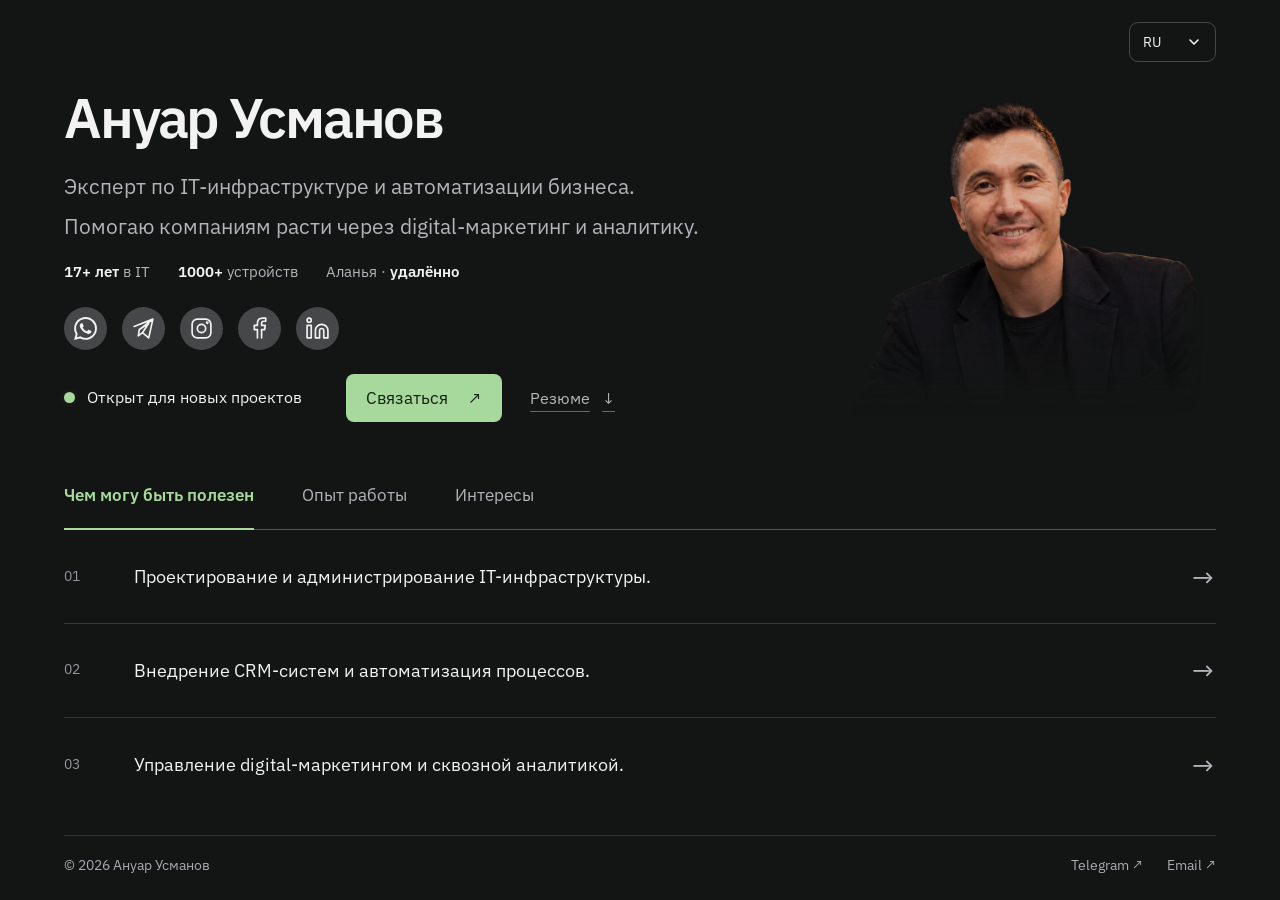
<file: index.html>
<!doctype html><html lang="ru"><head><meta charset="utf-8"><meta name="google-site-verification" content="I8UnrMrZ70_LrFDPlSlUSrZZeyd5nvOUOzO_XbAydHg" /><script>document.documentElement.classList.add("js")</script><noscript><style>.panel[hidden],.detail[hidden]{display:block!important}</style></noscript><meta name="viewport" content="width=device-width,initial-scale=1,viewport-fit=cover"><title>Ануар Усманов — IT-инфраструктура, CRM и digital-маркетинг</title><meta name="description" content="Ануар Усманов — IT-специалист из Казахстана в Аланье (Турция). IT-инфраструктура, внедрение CRM, автоматизация бизнеса и digital-маркетинг. В IT с 2006 года."><meta name="robots" content="index, follow"><meta name="theme-color" content="#131414"><meta name="color-scheme" content="dark"><link rel="canonical" href="https://www.usmanov.biz/"><link rel="alternate" hreflang="ru" href="https://www.usmanov.biz/"><link rel="alternate" hreflang="en" href="https://www.usmanov.biz/en.html"><link rel="alternate" hreflang="tr" href="https://www.usmanov.biz/tr.html"><link rel="alternate" hreflang="x-default" href="https://www.usmanov.biz/"><meta property="og:type" content="profile"><meta property="og:site_name" content="Anuar Usmanov"><meta property="og:title" content="Ануар Усманов — IT-инфраструктура, CRM и digital-маркетинг"><meta property="og:description" content="Ануар Усманов — IT-специалист из Казахстана в Аланье (Турция). IT-инфраструктура, внедрение CRM, автоматизация бизнеса и digital-маркетинг. В IT с 2006 года."><meta property="og:url" content="https://www.usmanov.biz/"><meta property="og:image" content="https://www.usmanov.biz/og-ru.jpg"><meta property="og:image:width" content="1200"><meta property="og:image:height" content="630"><meta property="og:image:type" content="image/jpeg"><meta property="og:image:alt" content="Ануар Усманов — эксперт по IT-инфраструктуре и автоматизации бизнеса"><meta property="og:locale" content="ru_RU"><meta name="twitter:card" content="summary_large_image"><meta name="twitter:image" content="https://www.usmanov.biz/og-ru.jpg"><meta name="twitter:title" content="Ануар Усманов — IT-инфраструктура, CRM и digital-маркетинг"><meta name="twitter:description" content="Ануар Усманов — IT-специалист из Казахстана в Аланье (Турция). IT-инфраструктура, внедрение CRM, автоматизация бизнеса и digital-маркетинг. В IT с 2006 года."><link rel="icon" href="/favicon.ico" sizes="32x32"><link rel="icon" type="image/png" sizes="192x192" href="/icon-192.png"><link rel="apple-touch-icon" href="/apple-touch-icon.png"><link rel="preload" href="/portrait-2026.webp" as="image"><link rel="preload" href="/fonts/plex-sans-600.woff2" as="font" type="font/woff2" crossorigin><link rel="preload" href="/fonts/plex-sans-400.woff2" as="font" type="font/woff2" crossorigin><link rel="stylesheet" href="/style.css"><script src="/app.js" defer></script><script type="application/ld+json">{"@context": "https://schema.org", "@graph": [{"@type": "Person", "@id": "https://www.usmanov.biz/#person", "name": "Ануар Усманов", "alternateName": ["Anuar Usmanov", "Усманов Ануар", "Усманов Ануар Оразгалиевич", "Ануар Оразгалиевич Усманов"], "givenName": "Ануар", "additionalName": "Оразгалиевич", "familyName": "Усманов", "jobTitle": "IT-специалист: инфраструктура, CRM и digital-маркетинг", "description": "IT-специалист из Казахстана, живёт в Аланье (Турция). Администрирует IT-инфраструктуру, внедряет amoCRM, Bitrix24 и Kommo, ведёт digital-маркетинг и сквозную аналитику.", "disambiguatingDescription": "IT-специалист из Казахстана в Аланье (Турция); работал в «Самрук-Казына Девелопмент», Dynamics Technologies и АО «НАТ Казахстан».", "url": "https://www.usmanov.biz/", "image": "https://www.usmanov.biz/portrait-2026.webp", "email": "rest.vip7@gmail.com", "address": {"@type": "PostalAddress", "addressLocality": "Alanya", "addressRegion": "Antalya", "addressCountry": "TR"}, "nationality": {"@type": "Country", "name": "Kazakhstan"}, "knowsLanguage": ["kk", "ru", "tr", "en"], "alumniOf": [{"@type": "CollegeOrUniversity", "name": "Евразийский национальный университет имени Л. Н. Гумилёва", "alternateName": "L. N. Gumilyov Eurasian National University"}, {"@type": "Organization", "name": "ТОО «Самрук-Казына Девелопмент»", "alternateName": "Samruk-Kazyna Development"}, {"@type": "Organization", "name": "ТОО «Dynamics Technologies»", "alternateName": "Dynamics Technologies"}, {"@type": "Organization", "name": "АО «НАТ Казахстан»", "alternateName": "NAT Kazakhstan"}], "sameAs": ["https://wa.me/905541892668", "https://t.me/anuar_usm", "https://www.instagram.com/anuar.usmanov", "https://www.facebook.com/anuar.usmanov.71", "https://www.linkedin.com/in/usmanovbiz"], "knowsAbout": ["IT infrastructure", "CRM", "Business automation", "Digital marketing", "Web analytics", "amoCRM", "Bitrix24", "Kommo"]}, {"@type": "WebSite", "@id": "https://www.usmanov.biz/#website", "url": "https://www.usmanov.biz/", "name": "Anuar Usmanov", "inLanguage": ["ru", "en", "tr"]}, {"@type": "ProfilePage", "@id": "https://www.usmanov.biz/#webpage", "url": "https://www.usmanov.biz/", "name": "Ануар Усманов — IT-инфраструктура, CRM и digital-маркетинг", "description": "Ануар Усманов — IT-специалист из Казахстана в Аланье (Турция). IT-инфраструктура, внедрение CRM, автоматизация бизнеса и digital-маркетинг. В IT с 2006 года.", "inLanguage": "ru", "mainEntity": {"@id": "https://www.usmanov.biz/#person"}, "isPartOf": {"@id": "https://www.usmanov.biz/#website"}}]}</script></head>
<body><a class="skip" href="#content">Перейти к содержимому</a><div class="site"><header class="hero"><details class="language"><summary aria-label="Язык сайта">RU<svg viewBox="0 0 16 16" aria-hidden="true"><path d="m4 6 4 4 4-4"/></svg></summary><nav aria-label="Язык сайта"><a href="/" lang="ru" hreflang="ru" aria-current="page">Русский</a><a href="/en.html" lang="en" hreflang="en">English</a><a href="/tr.html" lang="tr" hreflang="tr">Türkçe</a></nav></details><div class="hero-copy"><h1>Ануар Усманов</h1><div class="intro"><p>Эксперт по IT-инфраструктуре и автоматизации бизнеса.</p><p>Помогаю компаниям расти через digital-маркетинг и аналитику.</p></div><p class="facts"><span><b>17+ лет</b> в IT</span><span><b>1000+</b> устройств</span><span>Аланья · <b>удалённо</b></span></p><nav class="socials" aria-label="Social"><a href="https://wa.me/905541892668" target="_blank" rel="noopener noreferrer" aria-label="WhatsApp" title="WhatsApp"><svg viewBox="0 0 24 24" aria-hidden="true"><path d="M17.472 14.382c-.297-.149-1.758-.867-2.03-.967-.273-.099-.471-.148-.67.15-.197.297-.767.966-.94 1.164-.173.199-.347.223-.644.075-.297-.15-1.255-.463-2.39-1.475-.883-.788-1.48-1.761-1.653-2.059-.173-.297-.018-.458.13-.606.134-.133.298-.347.446-.52.149-.174.198-.298.298-.497.099-.198.05-.371-.025-.52-.075-.149-.669-1.612-.916-2.207-.242-.579-.487-.5-.669-.51-.173-.008-.371-.01-.57-.01-.198 0-.52.074-.792.372-.272.297-1.04 1.016-1.04 2.479 0 1.462 1.065 2.875 1.213 3.074.149.198 2.096 3.2 5.077 4.487.709.306 1.262.489 1.694.625.712.227 1.36.195 1.871.118.571-.085 1.758-.719 2.006-1.413.248-.694.248-1.289.173-1.413-.074-.124-.272-.198-.57-.347m-5.421 7.403h-.004a9.87 9.87 0 01-5.031-1.378l-.361-.214-3.741.982.998-3.648-.235-.374a9.86 9.86 0 01-1.51-5.26c.001-5.45 4.436-9.884 9.888-9.884 2.64 0 5.122 1.03 6.988 2.898a9.825 9.825 0 012.893 6.994c-.003 5.45-4.437 9.884-9.885 9.884m8.413-18.297A11.815 11.815 0 0012.05 0C5.495 0 .16 5.335.157 11.892c0 2.096.547 4.142 1.588 5.945L.057 24l6.305-1.654a11.882 11.882 0 005.683 1.448h.005c6.554 0 11.89-5.335 11.893-11.893a11.821 11.821 0 00-3.48-8.413Z"/></svg></a><a href="https://t.me/anuar_usm" target="_blank" rel="noopener noreferrer" aria-label="Telegram" title="Telegram"><svg viewBox="0 0 24 24" aria-hidden="true"><path d="m21 3-4 18-6-5-4 3 1-6L21 3ZM8 13l9-6-6 9M3 10l18-7"/></svg></a><a href="https://www.instagram.com/anuar.usmanov" target="_blank" rel="noopener noreferrer" aria-label="Instagram" title="Instagram"><svg viewBox="0 0 24 24" aria-hidden="true"><rect x="3" y="3" width="18" height="18" rx="5"/><circle cx="12" cy="12" r="4"/><circle cx="17.5" cy="6.5" r=".6"/></svg></a><a href="https://www.facebook.com/anuar.usmanov.71" target="_blank" rel="noopener noreferrer" aria-label="Facebook" title="Facebook"><svg viewBox="0 0 24 24" aria-hidden="true"><path d="M14 21v-8h3l.5-4H14V7c0-1 .5-2 2-2h2V2h-3c-3 0-5 2-5 5v2H7v4h3v8"/></svg></a><a href="https://www.linkedin.com/in/usmanovbiz" target="_blank" rel="noopener noreferrer" aria-label="LinkedIn" title="LinkedIn"><svg viewBox="0 0 24 24" aria-hidden="true"><path d="M16 8a6 6 0 0 1 6 6v7h-4v-7a2 2 0 0 0-4 0v7h-4v-7a6 6 0 0 1 6-6Z"/><rect x="2" y="9" width="4" height="12"/><circle cx="4" cy="4" r="2"/></svg></a></nav></div><div class="portrait"><img src="/portrait-2026.webp" alt="Ануар Усманов" width="900" height="900" fetchpriority="high" decoding="async"></div><div class="hero-bottom"><p class="availability"><span aria-hidden="true"></span>Открыт для новых проектов</p><div class="actions"><a class="primary" href="https://t.me/anuar_usm" data-dialog="contact">Связаться <span aria-hidden="true">↗</span></a><a class="resume-link" href="/anuar-usmanov-it.pdf" data-dialog="resume">Резюме <span aria-hidden="true">↓</span></a></div></div></header>
<main id="content" tabindex="-1"><nav class="tabs" aria-label="Опыт работы"><a id="tab-services" class="tab" href="#services" aria-current="true">Чем могу быть полезен</a><a id="tab-experience" class="tab" href="#experience">Опыт работы</a><a id="tab-interests" class="tab" href="#interests">Интересы</a></nav><div class="panels"><section id="services" class="panel" aria-labelledby="tab-services"><h2 class="sr-only">Чем могу быть полезен</h2><div class="services"><a class="service-row" href="#experience-0"><span class="number">01</span><span>Проектирование и администрирование IT-инфраструктуры.</span><span class="arrow" aria-hidden="true">→</span></a><a class="service-row" href="#experience-1"><span class="number">02</span><span>Внедрение CRM-систем и автоматизация процессов.</span><span class="arrow" aria-hidden="true">→</span></a><a class="service-row" href="#experience-2"><span class="number">03</span><span>Управление digital-маркетингом и сквозной аналитикой.</span><span class="arrow" aria-hidden="true">→</span></a></div></section><section id="experience" class="panel" hidden aria-labelledby="tab-experience"><h2 class="sr-only">Опыт работы</h2><div class="detail-stack"><article class="detail" id="experience-0" aria-labelledby="heading-experience-0"><span class="detail-index">01 / 03</span><h3 id="heading-experience-0">IT-инфраструктура</h3><p>Настраиваю серверы, сети, Active Directory, VPN, резервное копирование и безопасность. Работал в «Самрук-Казына Девелопмент», Dynamics Technologies и АО «НАТ Казахстан».</p><p class="tags">Windows Server · Linux · MikroTik · Microsoft 365</p></article><article class="detail" id="experience-1" hidden aria-labelledby="heading-experience-1"><span class="detail-index">02 / 03</span><h3 id="heading-experience-1">CRM и автоматизация</h3><p>Внедряю amoCRM, Bitrix24 и Kommo. Интегрирую сервисы, настраиваю мониторинг и поддержку пользователей. Готовлю документацию и инструкции для команд.</p><p class="tags">amoCRM · Bitrix24 · Kommo · Zabbix · Grafana</p></article><article class="detail" id="experience-2" hidden aria-labelledby="heading-experience-2"><span class="detail-index">03 / 03</span><h3 id="heading-experience-2">Маркетинг и аналитика</h3><p>Реклама в Google Ads, Яндекс Директе, VK Ads и Meta Ads. Сквозная аналитика, GA4, Метрика, GTM и Conversion API. SEO, ретаргетинг и A/B-тесты.</p><p class="tags">Google Ads · Яндекс Директ · GA4 · GTM · SEO</p></article></div><div class="pager"><button type="button" data-step="-1" aria-label="Назад">←</button><div class="page-dots"><button type="button" class="page-dot" data-page="0" aria-label="IT-инфраструктура" aria-pressed="true">01</button><button type="button" class="page-dot" data-page="1" aria-label="CRM и автоматизация" aria-pressed="false">02</button><button type="button" class="page-dot" data-page="2" aria-label="Маркетинг и аналитика" aria-pressed="false">03</button></div><button type="button" data-step="1" aria-label="Далее">→</button></div></section><section id="interests" class="panel" hidden aria-labelledby="tab-interests"><h2 class="sr-only">Интересы</h2><div class="detail-stack"><article class="detail" id="interests-0" aria-labelledby="heading-interests-0"><span class="detail-index">01 / 03</span><h3 id="heading-interests-0">Веб-разработка и ИИ</h3><p>Создаю сайты и дашборды с помощью ИИ. Применяю специализированные skills, адаптирую интерфейсы под разные экраны и развёртываю проекты на Vercel.</p><p class="tags">Сайты · Дашборды · AI · Vercel</p></article><article class="detail" id="interests-1" hidden aria-labelledby="heading-interests-1"><span class="detail-index">02 / 03</span><h3 id="heading-interests-1">За пределами экрана</h3><p>Люблю пешие маршруты в горах, настольный теннис и пляжный волейбол. Есть спортивный разряд по настольному теннису.</p><p class="tags">Горы · Теннис · Волейбол</p></article><article class="detail" id="interests-2" hidden aria-labelledby="heading-interests-2"><span class="detail-index">03 / 03</span><h3 id="heading-interests-2">Образование и языки</h3><p>ЕНУ им. Л. Н. Гумилёва, математическое компьютерное моделирование, 2009. Казахский — родной, русский — C2, турецкий — B2, английский — B1.</p><p class="tags">Казахский · Русский · Турецкий · Английский</p></article></div><div class="pager"><button type="button" data-step="-1" aria-label="Назад">←</button><div class="page-dots"><button type="button" class="page-dot" data-page="0" aria-label="Веб-разработка и ИИ" aria-pressed="true">01</button><button type="button" class="page-dot" data-page="1" aria-label="За пределами экрана" aria-pressed="false">02</button><button type="button" class="page-dot" data-page="2" aria-label="Образование и языки" aria-pressed="false">03</button></div><button type="button" data-step="1" aria-label="Далее">→</button></div></section></div></main><footer><span>© 2026 Ануар Усманов</span><div><a href="https://t.me/anuar_usm" target="_blank" rel="noopener noreferrer">Telegram ↗</a><a href="mailto:rest.vip7@gmail.com">Email ↗</a></div></footer></div>
<dialog id="contact" aria-labelledby="contact-title"><button class="close" aria-label="Закрыть">×</button><h2 id="contact-title">Обсудим вашу задачу</h2><p>Напишите о проекте, задачах и сроках — обсудим, чем я могу помочь.</p><a class="dialog-link" href="https://t.me/anuar_usm" target="_blank" rel="noopener noreferrer"><span>Telegram<small>@anuar_usm</small></span>↗</a><a class="dialog-link" href="https://wa.me/905541892668" target="_blank" rel="noopener noreferrer"><span>WhatsApp<small>+90 554 189 26 68</small></span>↗</a><a class="dialog-link" href="mailto:rest.vip7@gmail.com"><span>Email<small>rest.vip7@gmail.com</small></span>↗</a></dialog><dialog id="resume" aria-labelledby="resume-title"><button class="close" aria-label="Закрыть">×</button><h2 id="resume-title">Опыт в деталях</h2><p>Выберите направление. Резюме на русском языке.</p><a class="dialog-link" href="/anuar-usmanov-it.pdf" download><span>Системный администратор<small>Февраль 2025 · PDF</small></span>↓</a><a class="dialog-link" href="/anuar-usmanov-digital.pdf" download><span>Трафик-менеджер<small>Март 2025 · PDF</small></span>↓</a></dialog><script>(function(m,e,t,r,i,k,a){m[i]=m[i]||function(){(m[i].a=m[i].a||[]).push(arguments)};m[i].l=1*new Date();for(var j=0;j<document.scripts.length;j++){if(document.scripts[j].src===r){return}}k=e.createElement(t),a=e.getElementsByTagName(t)[0],k.async=1,k.src=r,a.parentNode.insertBefore(k,a)})(window,document,"script","https://mc.yandex.ru/metrika/tag.js","ym");ym(94920743,"init",{clickmap:true,trackLinks:true,accurateTrackBounce:true})</script><noscript><div><img src="https://mc.yandex.ru/watch/94920743" style="position:absolute;left:-9999px" alt=""></div></noscript></body></html>
</file>
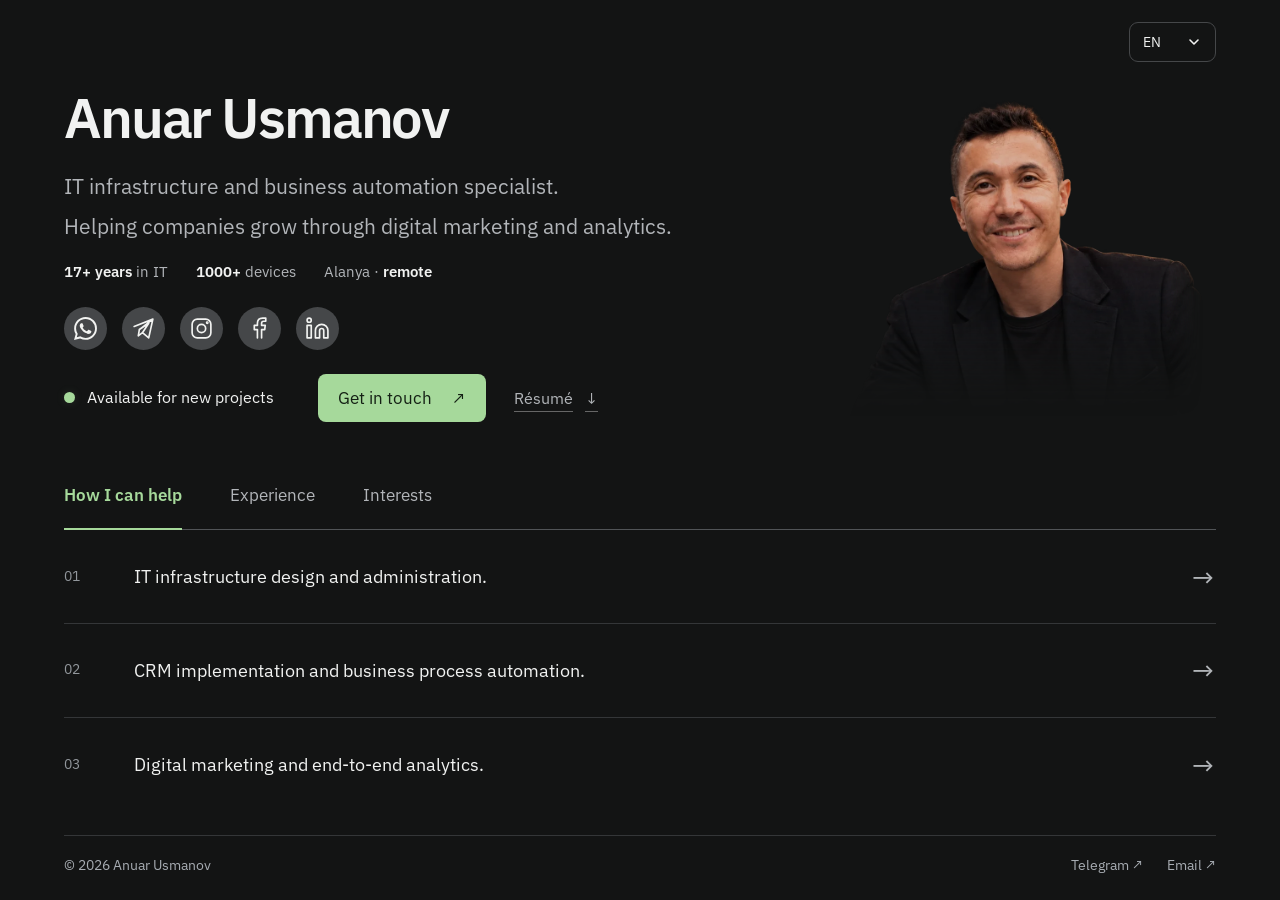
<file: en.html>
<!doctype html><html lang="en"><head><meta charset="utf-8"><script>document.documentElement.classList.add("js")</script><noscript><style>.panel[hidden],.detail[hidden]{display:block!important}</style></noscript><meta name="viewport" content="width=device-width,initial-scale=1,viewport-fit=cover"><title>Anuar Usmanov — IT infrastructure, CRM &amp; digital marketing</title><meta name="description" content="Anuar Usmanov — IT specialist from Kazakhstan in Alanya, Turkey. IT infrastructure, CRM, business automation and digital marketing. In IT since 2006."><meta name="robots" content="index, follow"><meta name="theme-color" content="#131414"><meta name="color-scheme" content="dark"><link rel="canonical" href="https://www.usmanov.biz/en.html"><link rel="alternate" hreflang="ru" href="https://www.usmanov.biz/"><link rel="alternate" hreflang="en" href="https://www.usmanov.biz/en.html"><link rel="alternate" hreflang="tr" href="https://www.usmanov.biz/tr.html"><link rel="alternate" hreflang="x-default" href="https://www.usmanov.biz/"><meta property="og:type" content="profile"><meta property="og:site_name" content="Anuar Usmanov"><meta property="og:title" content="Anuar Usmanov — IT infrastructure, CRM &amp; digital marketing"><meta property="og:description" content="Anuar Usmanov — IT specialist from Kazakhstan in Alanya, Turkey. IT infrastructure, CRM, business automation and digital marketing. In IT since 2006."><meta property="og:url" content="https://www.usmanov.biz/en.html"><meta property="og:image" content="https://www.usmanov.biz/og-en.jpg"><meta property="og:image:width" content="1200"><meta property="og:image:height" content="630"><meta property="og:image:type" content="image/jpeg"><meta property="og:image:alt" content="Anuar Usmanov — IT infrastructure and business automation specialist"><meta property="og:locale" content="en_US"><meta name="twitter:card" content="summary_large_image"><meta name="twitter:image" content="https://www.usmanov.biz/og-en.jpg"><meta name="twitter:title" content="Anuar Usmanov — IT infrastructure, CRM &amp; digital marketing"><meta name="twitter:description" content="Anuar Usmanov — IT specialist from Kazakhstan in Alanya, Turkey. IT infrastructure, CRM, business automation and digital marketing. In IT since 2006."><link rel="icon" href="/favicon.ico" sizes="32x32"><link rel="icon" type="image/png" sizes="192x192" href="/icon-192.png"><link rel="apple-touch-icon" href="/apple-touch-icon.png"><link rel="preload" href="/portrait-2026.webp" as="image"><link rel="preload" href="/fonts/plex-sans-600.woff2" as="font" type="font/woff2" crossorigin><link rel="preload" href="/fonts/plex-sans-400.woff2" as="font" type="font/woff2" crossorigin><link rel="stylesheet" href="/style.css"><script src="/app.js" defer></script><script type="application/ld+json">{"@context": "https://schema.org", "@graph": [{"@type": "Person", "@id": "https://www.usmanov.biz/#person", "name": "Ануар Усманов", "alternateName": ["Anuar Usmanov", "Усманов Ануар", "Усманов Ануар Оразгалиевич", "Ануар Оразгалиевич Усманов"], "givenName": "Ануар", "additionalName": "Оразгалиевич", "familyName": "Усманов", "jobTitle": "IT specialist: infrastructure, CRM and digital marketing", "description": "IT specialist from Kazakhstan based in Alanya, Turkey. Administers IT infrastructure, implements amoCRM, Bitrix24 and Kommo, runs digital marketing and end-to-end analytics.", "disambiguatingDescription": "IT specialist from Kazakhstan based in Alanya, Turkey; formerly at Samruk-Kazyna Development, Dynamics Technologies and NAT Kazakhstan JSC.", "url": "https://www.usmanov.biz/", "image": "https://www.usmanov.biz/portrait-2026.webp", "email": "rest.vip7@gmail.com", "address": {"@type": "PostalAddress", "addressLocality": "Alanya", "addressRegion": "Antalya", "addressCountry": "TR"}, "nationality": {"@type": "Country", "name": "Kazakhstan"}, "knowsLanguage": ["kk", "ru", "tr", "en"], "alumniOf": [{"@type": "CollegeOrUniversity", "name": "Евразийский национальный университет имени Л. Н. Гумилёва", "alternateName": "L. N. Gumilyov Eurasian National University"}, {"@type": "Organization", "name": "ТОО «Самрук-Казына Девелопмент»", "alternateName": "Samruk-Kazyna Development"}, {"@type": "Organization", "name": "ТОО «Dynamics Technologies»", "alternateName": "Dynamics Technologies"}, {"@type": "Organization", "name": "АО «НАТ Казахстан»", "alternateName": "NAT Kazakhstan"}], "sameAs": ["https://wa.me/905541892668", "https://t.me/anuar_usm", "https://www.instagram.com/anuar.usmanov", "https://www.facebook.com/anuar.usmanov.71", "https://www.linkedin.com/in/usmanovbiz"], "knowsAbout": ["IT infrastructure", "CRM", "Business automation", "Digital marketing", "Web analytics", "amoCRM", "Bitrix24", "Kommo"]}, {"@type": "WebSite", "@id": "https://www.usmanov.biz/#website", "url": "https://www.usmanov.biz/", "name": "Anuar Usmanov", "inLanguage": ["ru", "en", "tr"]}, {"@type": "ProfilePage", "@id": "https://www.usmanov.biz/en.html#webpage", "url": "https://www.usmanov.biz/en.html", "name": "Anuar Usmanov — IT infrastructure, CRM & digital marketing", "description": "Anuar Usmanov — IT specialist from Kazakhstan in Alanya, Turkey. IT infrastructure, CRM, business automation and digital marketing. In IT since 2006.", "inLanguage": "en", "mainEntity": {"@id": "https://www.usmanov.biz/#person"}, "isPartOf": {"@id": "https://www.usmanov.biz/#website"}}]}</script></head>
<body><a class="skip" href="#content">Skip to content</a><div class="site"><header class="hero"><details class="language"><summary aria-label="Site language">EN<svg viewBox="0 0 16 16" aria-hidden="true"><path d="m4 6 4 4 4-4"/></svg></summary><nav aria-label="Site language"><a href="/" lang="ru" hreflang="ru">Русский</a><a href="/en.html" lang="en" hreflang="en" aria-current="page">English</a><a href="/tr.html" lang="tr" hreflang="tr">Türkçe</a></nav></details><div class="hero-copy"><h1>Anuar Usmanov</h1><div class="intro"><p>IT infrastructure and business automation specialist.</p><p>Helping companies grow through digital marketing and analytics.</p></div><p class="facts"><span><b>17+ years</b> in IT</span><span><b>1000+</b> devices</span><span>Alanya · <b>remote</b></span></p><nav class="socials" aria-label="Social"><a href="https://wa.me/905541892668" target="_blank" rel="noopener noreferrer" aria-label="WhatsApp" title="WhatsApp"><svg viewBox="0 0 24 24" aria-hidden="true"><path d="M17.472 14.382c-.297-.149-1.758-.867-2.03-.967-.273-.099-.471-.148-.67.15-.197.297-.767.966-.94 1.164-.173.199-.347.223-.644.075-.297-.15-1.255-.463-2.39-1.475-.883-.788-1.48-1.761-1.653-2.059-.173-.297-.018-.458.13-.606.134-.133.298-.347.446-.52.149-.174.198-.298.298-.497.099-.198.05-.371-.025-.52-.075-.149-.669-1.612-.916-2.207-.242-.579-.487-.5-.669-.51-.173-.008-.371-.01-.57-.01-.198 0-.52.074-.792.372-.272.297-1.04 1.016-1.04 2.479 0 1.462 1.065 2.875 1.213 3.074.149.198 2.096 3.2 5.077 4.487.709.306 1.262.489 1.694.625.712.227 1.36.195 1.871.118.571-.085 1.758-.719 2.006-1.413.248-.694.248-1.289.173-1.413-.074-.124-.272-.198-.57-.347m-5.421 7.403h-.004a9.87 9.87 0 01-5.031-1.378l-.361-.214-3.741.982.998-3.648-.235-.374a9.86 9.86 0 01-1.51-5.26c.001-5.45 4.436-9.884 9.888-9.884 2.64 0 5.122 1.03 6.988 2.898a9.825 9.825 0 012.893 6.994c-.003 5.45-4.437 9.884-9.885 9.884m8.413-18.297A11.815 11.815 0 0012.05 0C5.495 0 .16 5.335.157 11.892c0 2.096.547 4.142 1.588 5.945L.057 24l6.305-1.654a11.882 11.882 0 005.683 1.448h.005c6.554 0 11.89-5.335 11.893-11.893a11.821 11.821 0 00-3.48-8.413Z"/></svg></a><a href="https://t.me/anuar_usm" target="_blank" rel="noopener noreferrer" aria-label="Telegram" title="Telegram"><svg viewBox="0 0 24 24" aria-hidden="true"><path d="m21 3-4 18-6-5-4 3 1-6L21 3ZM8 13l9-6-6 9M3 10l18-7"/></svg></a><a href="https://www.instagram.com/anuar.usmanov" target="_blank" rel="noopener noreferrer" aria-label="Instagram" title="Instagram"><svg viewBox="0 0 24 24" aria-hidden="true"><rect x="3" y="3" width="18" height="18" rx="5"/><circle cx="12" cy="12" r="4"/><circle cx="17.5" cy="6.5" r=".6"/></svg></a><a href="https://www.facebook.com/anuar.usmanov.71" target="_blank" rel="noopener noreferrer" aria-label="Facebook" title="Facebook"><svg viewBox="0 0 24 24" aria-hidden="true"><path d="M14 21v-8h3l.5-4H14V7c0-1 .5-2 2-2h2V2h-3c-3 0-5 2-5 5v2H7v4h3v8"/></svg></a><a href="https://www.linkedin.com/in/usmanovbiz" target="_blank" rel="noopener noreferrer" aria-label="LinkedIn" title="LinkedIn"><svg viewBox="0 0 24 24" aria-hidden="true"><path d="M16 8a6 6 0 0 1 6 6v7h-4v-7a2 2 0 0 0-4 0v7h-4v-7a6 6 0 0 1 6-6Z"/><rect x="2" y="9" width="4" height="12"/><circle cx="4" cy="4" r="2"/></svg></a></nav></div><div class="portrait"><img src="/portrait-2026.webp" alt="Anuar Usmanov" width="900" height="900" fetchpriority="high" decoding="async"></div><div class="hero-bottom"><p class="availability"><span aria-hidden="true"></span>Available for new projects</p><div class="actions"><a class="primary" href="https://t.me/anuar_usm" data-dialog="contact">Get in touch <span aria-hidden="true">↗</span></a><a class="resume-link" href="/anuar-usmanov-it.pdf" data-dialog="resume">Résumé <span aria-hidden="true">↓</span></a></div></div></header>
<main id="content" tabindex="-1"><nav class="tabs" aria-label="Experience"><a id="tab-services" class="tab" href="#services" aria-current="true">How I can help</a><a id="tab-experience" class="tab" href="#experience">Experience</a><a id="tab-interests" class="tab" href="#interests">Interests</a></nav><div class="panels"><section id="services" class="panel" aria-labelledby="tab-services"><h2 class="sr-only">How I can help</h2><div class="services"><a class="service-row" href="#experience-0"><span class="number">01</span><span>IT infrastructure design and administration.</span><span class="arrow" aria-hidden="true">→</span></a><a class="service-row" href="#experience-1"><span class="number">02</span><span>CRM implementation and business process automation.</span><span class="arrow" aria-hidden="true">→</span></a><a class="service-row" href="#experience-2"><span class="number">03</span><span>Digital marketing and end-to-end analytics.</span><span class="arrow" aria-hidden="true">→</span></a></div></section><section id="experience" class="panel" hidden aria-labelledby="tab-experience"><h2 class="sr-only">Experience</h2><div class="detail-stack"><article class="detail" id="experience-0" aria-labelledby="heading-experience-0"><span class="detail-index">01 / 03</span><h3 id="heading-experience-0">IT infrastructure</h3><p>I configure Windows Server, Active Directory, DNS, DHCP, VPN, backups and security policies. Worked at Samruk-Kazyna Development, Dynamics Technologies and NAT Kazakhstan JSC.</p><p class="tags">Windows Server · Linux · MikroTik · Microsoft 365</p></article><article class="detail" id="experience-1" hidden aria-labelledby="heading-experience-1"><span class="detail-index">02 / 03</span><h3 id="heading-experience-1">CRM &amp; automation</h3><p>I implement and maintain amoCRM, Bitrix24 and Kommo. I connect internal systems with external services, set up monitoring and user support, and create documentation and team instructions.</p><p class="tags">amoCRM · Bitrix24 · Kommo · Zabbix · Grafana</p></article><article class="detail" id="experience-2" hidden aria-labelledby="heading-experience-2"><span class="detail-index">03 / 03</span><h3 id="heading-experience-2">Marketing &amp; analytics</h3><p>I launch Google Ads, Yandex Direct, VK Ads and Meta Ads campaigns. I configure GA4, Yandex Metrica, GTM and Conversion API, and work on SEO, landing pages, retargeting and A/B tests.</p><p class="tags">Google Ads · Yandex Direct · GA4 · GTM · SEO</p></article></div><div class="pager"><button type="button" data-step="-1" aria-label="Previous">←</button><div class="page-dots"><button type="button" class="page-dot" data-page="0" aria-label="IT infrastructure" aria-pressed="true">01</button><button type="button" class="page-dot" data-page="1" aria-label="CRM &amp; automation" aria-pressed="false">02</button><button type="button" class="page-dot" data-page="2" aria-label="Marketing &amp; analytics" aria-pressed="false">03</button></div><button type="button" data-step="1" aria-label="Next">→</button></div></section><section id="interests" class="panel" hidden aria-labelledby="tab-interests"><h2 class="sr-only">Interests</h2><div class="detail-stack"><article class="detail" id="interests-0" aria-labelledby="heading-interests-0"><span class="detail-index">01 / 03</span><h3 id="heading-interests-0">Web development &amp; AI</h3><p>I build websites and dashboards with AI, using specialized skills, adapting interfaces to different screens and deploying projects on Vercel.</p><p class="tags">Websites · Dashboards · AI · Vercel</p></article><article class="detail" id="interests-1" hidden aria-labelledby="heading-interests-1"><span class="detail-index">02 / 03</span><h3 id="heading-interests-1">Beyond the screen</h3><p>I enjoy mountain hiking, table tennis and beach volleyball. I hold a competitive rank in table tennis.</p><p class="tags">Mountains · Table tennis · Volleyball</p></article><article class="detail" id="interests-2" hidden aria-labelledby="heading-interests-2"><span class="detail-index">03 / 03</span><h3 id="heading-interests-2">Education &amp; languages</h3><p>L. N. Gumilyov Eurasian National University, mathematical computer modelling, 2009. Kazakh — native, Russian — C2, Turkish — B2, English — B1.</p><p class="tags">Kazakh · Russian · Turkish · English</p></article></div><div class="pager"><button type="button" data-step="-1" aria-label="Previous">←</button><div class="page-dots"><button type="button" class="page-dot" data-page="0" aria-label="Web development &amp; AI" aria-pressed="true">01</button><button type="button" class="page-dot" data-page="1" aria-label="Beyond the screen" aria-pressed="false">02</button><button type="button" class="page-dot" data-page="2" aria-label="Education &amp; languages" aria-pressed="false">03</button></div><button type="button" data-step="1" aria-label="Next">→</button></div></section></div></main><footer><span>© 2026 Anuar Usmanov</span><div><a href="https://t.me/anuar_usm" target="_blank" rel="noopener noreferrer">Telegram ↗</a><a href="mailto:rest.vip7@gmail.com">Email ↗</a></div></footer></div>
<dialog id="contact" aria-labelledby="contact-title"><button class="close" aria-label="Close">×</button><h2 id="contact-title">Let’s discuss your project</h2><p>Tell me about your project, goals and timeline — we can explore how I can help.</p><a class="dialog-link" href="https://t.me/anuar_usm" target="_blank" rel="noopener noreferrer"><span>Telegram<small>@anuar_usm</small></span>↗</a><a class="dialog-link" href="https://wa.me/905541892668" target="_blank" rel="noopener noreferrer"><span>WhatsApp<small>+90 554 189 26 68</small></span>↗</a><a class="dialog-link" href="mailto:rest.vip7@gmail.com"><span>Email<small>rest.vip7@gmail.com</small></span>↗</a></dialog><dialog id="resume" aria-labelledby="resume-title"><button class="close" aria-label="Close">×</button><h2 id="resume-title">Experience in detail</h2><p>Choose a field. Both résumés are in Russian.</p><a class="dialog-link" href="/anuar-usmanov-it.pdf" download><span>System administrator<small>February 2025 · PDF</small></span>↓</a><a class="dialog-link" href="/anuar-usmanov-digital.pdf" download><span>Traffic manager<small>March 2025 · PDF</small></span>↓</a></dialog><script>(function(m,e,t,r,i,k,a){m[i]=m[i]||function(){(m[i].a=m[i].a||[]).push(arguments)};m[i].l=1*new Date();for(var j=0;j<document.scripts.length;j++){if(document.scripts[j].src===r){return}}k=e.createElement(t),a=e.getElementsByTagName(t)[0],k.async=1,k.src=r,a.parentNode.insertBefore(k,a)})(window,document,"script","https://mc.yandex.ru/metrika/tag.js","ym");ym(94920743,"init",{clickmap:true,trackLinks:true,accurateTrackBounce:true})</script><noscript><div><img src="https://mc.yandex.ru/watch/94920743" style="position:absolute;left:-9999px" alt=""></div></noscript></body></html>
</file>
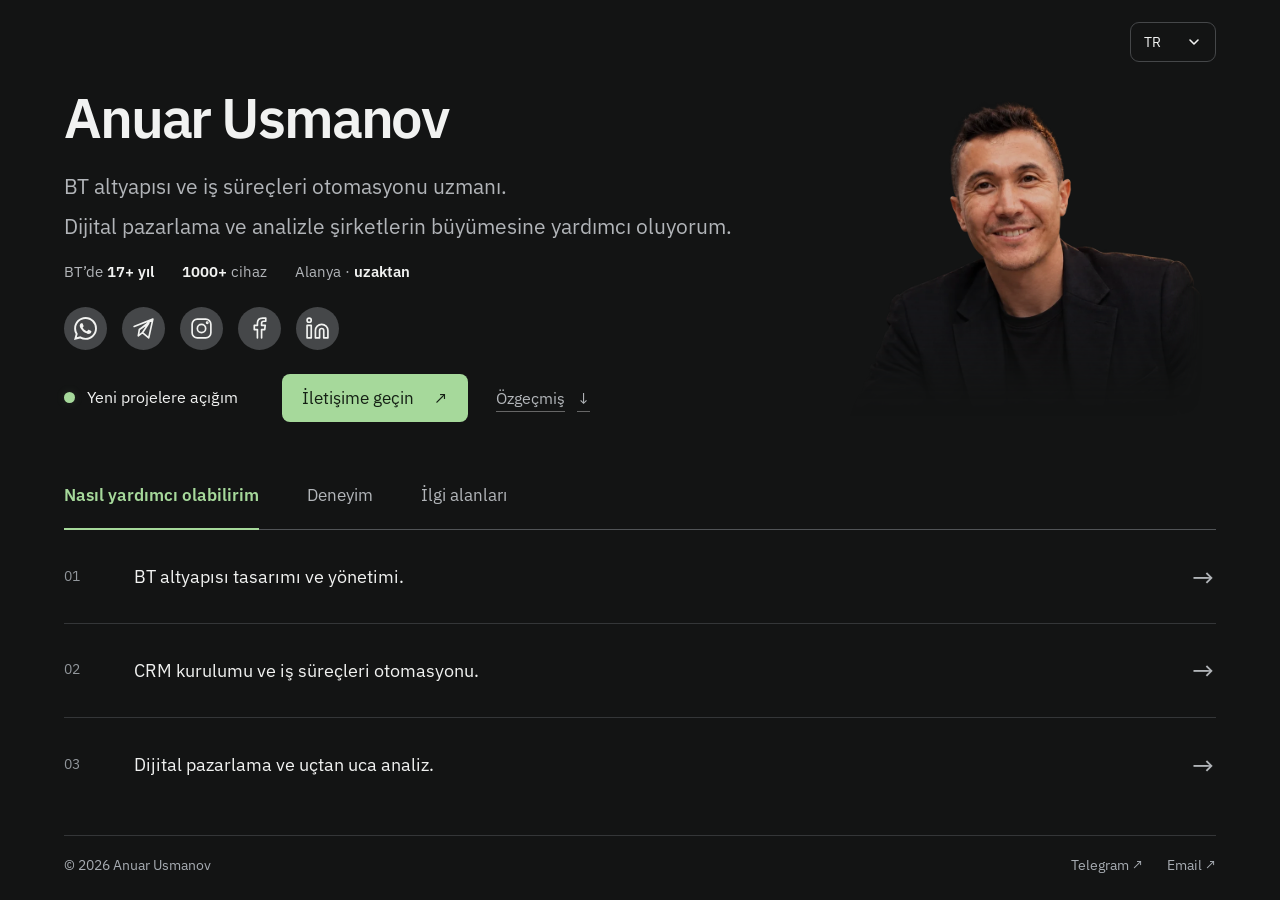
<file: tr.html>
<!doctype html><html lang="tr"><head><meta charset="utf-8"><script>document.documentElement.classList.add("js")</script><noscript><style>.panel[hidden],.detail[hidden]{display:block!important}</style></noscript><meta name="viewport" content="width=device-width,initial-scale=1,viewport-fit=cover"><title>Anuar Usmanov — BT altyapısı, CRM ve dijital pazarlama</title><meta name="description" content="Anuar Usmanov — Alanya’da yaşayan Kazakistanlı BT uzmanı. BT altyapısı, CRM kurulumu, iş süreçleri otomasyonu ve dijital pazarlama. 2006’dan beri BT alanında."><meta name="robots" content="index, follow"><meta name="theme-color" content="#131414"><meta name="color-scheme" content="dark"><link rel="canonical" href="https://www.usmanov.biz/tr.html"><link rel="alternate" hreflang="ru" href="https://www.usmanov.biz/"><link rel="alternate" hreflang="en" href="https://www.usmanov.biz/en.html"><link rel="alternate" hreflang="tr" href="https://www.usmanov.biz/tr.html"><link rel="alternate" hreflang="x-default" href="https://www.usmanov.biz/"><meta property="og:type" content="profile"><meta property="og:site_name" content="Anuar Usmanov"><meta property="og:title" content="Anuar Usmanov — BT altyapısı, CRM ve dijital pazarlama"><meta property="og:description" content="Anuar Usmanov — Alanya’da yaşayan Kazakistanlı BT uzmanı. BT altyapısı, CRM kurulumu, iş süreçleri otomasyonu ve dijital pazarlama. 2006’dan beri BT alanında."><meta property="og:url" content="https://www.usmanov.biz/tr.html"><meta property="og:image" content="https://www.usmanov.biz/og-tr.jpg"><meta property="og:image:width" content="1200"><meta property="og:image:height" content="630"><meta property="og:image:type" content="image/jpeg"><meta property="og:image:alt" content="Anuar Usmanov — BT altyapısı ve iş süreçleri otomasyonu uzmanı"><meta property="og:locale" content="tr_TR"><meta name="twitter:card" content="summary_large_image"><meta name="twitter:image" content="https://www.usmanov.biz/og-tr.jpg"><meta name="twitter:title" content="Anuar Usmanov — BT altyapısı, CRM ve dijital pazarlama"><meta name="twitter:description" content="Anuar Usmanov — Alanya’da yaşayan Kazakistanlı BT uzmanı. BT altyapısı, CRM kurulumu, iş süreçleri otomasyonu ve dijital pazarlama. 2006’dan beri BT alanında."><link rel="icon" href="/favicon.ico" sizes="32x32"><link rel="icon" type="image/png" sizes="192x192" href="/icon-192.png"><link rel="apple-touch-icon" href="/apple-touch-icon.png"><link rel="preload" href="/portrait-2026.webp" as="image"><link rel="preload" href="/fonts/plex-sans-600.woff2" as="font" type="font/woff2" crossorigin><link rel="preload" href="/fonts/plex-sans-400.woff2" as="font" type="font/woff2" crossorigin><link rel="stylesheet" href="/style.css"><script src="/app.js" defer></script><script type="application/ld+json">{"@context": "https://schema.org", "@graph": [{"@type": "Person", "@id": "https://www.usmanov.biz/#person", "name": "Ануар Усманов", "alternateName": ["Anuar Usmanov", "Усманов Ануар", "Усманов Ануар Оразгалиевич", "Ануар Оразгалиевич Усманов"], "givenName": "Ануар", "additionalName": "Оразгалиевич", "familyName": "Усманов", "jobTitle": "BT uzmanı: altyapı, CRM ve dijital pazarlama", "description": "Alanya’da yaşayan Kazakistanlı BT uzmanı. BT altyapısını yönetir, amoCRM, Bitrix24 ve Kommo kurar, dijital pazarlama ve uçtan uca analiz yürütür.", "disambiguatingDescription": "Alanya’da yaşayan Kazakistanlı BT uzmanı; Samruk-Kazyna Development, Dynamics Technologies ve NAT Kazakhstan şirketlerinde çalıştı.", "url": "https://www.usmanov.biz/", "image": "https://www.usmanov.biz/portrait-2026.webp", "email": "rest.vip7@gmail.com", "address": {"@type": "PostalAddress", "addressLocality": "Alanya", "addressRegion": "Antalya", "addressCountry": "TR"}, "nationality": {"@type": "Country", "name": "Kazakhstan"}, "knowsLanguage": ["kk", "ru", "tr", "en"], "alumniOf": [{"@type": "CollegeOrUniversity", "name": "Евразийский национальный университет имени Л. Н. Гумилёва", "alternateName": "L. N. Gumilyov Eurasian National University"}, {"@type": "Organization", "name": "ТОО «Самрук-Казына Девелопмент»", "alternateName": "Samruk-Kazyna Development"}, {"@type": "Organization", "name": "ТОО «Dynamics Technologies»", "alternateName": "Dynamics Technologies"}, {"@type": "Organization", "name": "АО «НАТ Казахстан»", "alternateName": "NAT Kazakhstan"}], "sameAs": ["https://wa.me/905541892668", "https://t.me/anuar_usm", "https://www.instagram.com/anuar.usmanov", "https://www.facebook.com/anuar.usmanov.71", "https://www.linkedin.com/in/usmanovbiz"], "knowsAbout": ["IT infrastructure", "CRM", "Business automation", "Digital marketing", "Web analytics", "amoCRM", "Bitrix24", "Kommo"]}, {"@type": "WebSite", "@id": "https://www.usmanov.biz/#website", "url": "https://www.usmanov.biz/", "name": "Anuar Usmanov", "inLanguage": ["ru", "en", "tr"]}, {"@type": "ProfilePage", "@id": "https://www.usmanov.biz/tr.html#webpage", "url": "https://www.usmanov.biz/tr.html", "name": "Anuar Usmanov — BT altyapısı, CRM ve dijital pazarlama", "description": "Anuar Usmanov — Alanya’da yaşayan Kazakistanlı BT uzmanı. BT altyapısı, CRM kurulumu, iş süreçleri otomasyonu ve dijital pazarlama. 2006’dan beri BT alanında.", "inLanguage": "tr", "mainEntity": {"@id": "https://www.usmanov.biz/#person"}, "isPartOf": {"@id": "https://www.usmanov.biz/#website"}}]}</script></head>
<body><a class="skip" href="#content">İçeriğe geç</a><div class="site"><header class="hero"><details class="language"><summary aria-label="Site dili">TR<svg viewBox="0 0 16 16" aria-hidden="true"><path d="m4 6 4 4 4-4"/></svg></summary><nav aria-label="Site dili"><a href="/" lang="ru" hreflang="ru">Русский</a><a href="/en.html" lang="en" hreflang="en">English</a><a href="/tr.html" lang="tr" hreflang="tr" aria-current="page">Türkçe</a></nav></details><div class="hero-copy"><h1>Anuar Usmanov</h1><div class="intro"><p>BT altyapısı ve iş süreçleri otomasyonu uzmanı.</p><p>Dijital pazarlama ve analizle şirketlerin büyümesine yardımcı oluyorum.</p></div><p class="facts"><span>BT’de <b>17+ yıl</b></span><span><b>1000+</b> cihaz</span><span>Alanya · <b>uzaktan</b></span></p><nav class="socials" aria-label="Social"><a href="https://wa.me/905541892668" target="_blank" rel="noopener noreferrer" aria-label="WhatsApp" title="WhatsApp"><svg viewBox="0 0 24 24" aria-hidden="true"><path d="M17.472 14.382c-.297-.149-1.758-.867-2.03-.967-.273-.099-.471-.148-.67.15-.197.297-.767.966-.94 1.164-.173.199-.347.223-.644.075-.297-.15-1.255-.463-2.39-1.475-.883-.788-1.48-1.761-1.653-2.059-.173-.297-.018-.458.13-.606.134-.133.298-.347.446-.52.149-.174.198-.298.298-.497.099-.198.05-.371-.025-.52-.075-.149-.669-1.612-.916-2.207-.242-.579-.487-.5-.669-.51-.173-.008-.371-.01-.57-.01-.198 0-.52.074-.792.372-.272.297-1.04 1.016-1.04 2.479 0 1.462 1.065 2.875 1.213 3.074.149.198 2.096 3.2 5.077 4.487.709.306 1.262.489 1.694.625.712.227 1.36.195 1.871.118.571-.085 1.758-.719 2.006-1.413.248-.694.248-1.289.173-1.413-.074-.124-.272-.198-.57-.347m-5.421 7.403h-.004a9.87 9.87 0 01-5.031-1.378l-.361-.214-3.741.982.998-3.648-.235-.374a9.86 9.86 0 01-1.51-5.26c.001-5.45 4.436-9.884 9.888-9.884 2.64 0 5.122 1.03 6.988 2.898a9.825 9.825 0 012.893 6.994c-.003 5.45-4.437 9.884-9.885 9.884m8.413-18.297A11.815 11.815 0 0012.05 0C5.495 0 .16 5.335.157 11.892c0 2.096.547 4.142 1.588 5.945L.057 24l6.305-1.654a11.882 11.882 0 005.683 1.448h.005c6.554 0 11.89-5.335 11.893-11.893a11.821 11.821 0 00-3.48-8.413Z"/></svg></a><a href="https://t.me/anuar_usm" target="_blank" rel="noopener noreferrer" aria-label="Telegram" title="Telegram"><svg viewBox="0 0 24 24" aria-hidden="true"><path d="m21 3-4 18-6-5-4 3 1-6L21 3ZM8 13l9-6-6 9M3 10l18-7"/></svg></a><a href="https://www.instagram.com/anuar.usmanov" target="_blank" rel="noopener noreferrer" aria-label="Instagram" title="Instagram"><svg viewBox="0 0 24 24" aria-hidden="true"><rect x="3" y="3" width="18" height="18" rx="5"/><circle cx="12" cy="12" r="4"/><circle cx="17.5" cy="6.5" r=".6"/></svg></a><a href="https://www.facebook.com/anuar.usmanov.71" target="_blank" rel="noopener noreferrer" aria-label="Facebook" title="Facebook"><svg viewBox="0 0 24 24" aria-hidden="true"><path d="M14 21v-8h3l.5-4H14V7c0-1 .5-2 2-2h2V2h-3c-3 0-5 2-5 5v2H7v4h3v8"/></svg></a><a href="https://www.linkedin.com/in/usmanovbiz" target="_blank" rel="noopener noreferrer" aria-label="LinkedIn" title="LinkedIn"><svg viewBox="0 0 24 24" aria-hidden="true"><path d="M16 8a6 6 0 0 1 6 6v7h-4v-7a2 2 0 0 0-4 0v7h-4v-7a6 6 0 0 1 6-6Z"/><rect x="2" y="9" width="4" height="12"/><circle cx="4" cy="4" r="2"/></svg></a></nav></div><div class="portrait"><img src="/portrait-2026.webp" alt="Anuar Usmanov" width="900" height="900" fetchpriority="high" decoding="async"></div><div class="hero-bottom"><p class="availability"><span aria-hidden="true"></span>Yeni projelere açığım</p><div class="actions"><a class="primary" href="https://t.me/anuar_usm" data-dialog="contact">İletişime geçin <span aria-hidden="true">↗</span></a><a class="resume-link" href="/anuar-usmanov-it.pdf" data-dialog="resume">Özgeçmiş <span aria-hidden="true">↓</span></a></div></div></header>
<main id="content" tabindex="-1"><nav class="tabs" aria-label="Deneyim"><a id="tab-services" class="tab" href="#services" aria-current="true">Nasıl yardımcı olabilirim</a><a id="tab-experience" class="tab" href="#experience">Deneyim</a><a id="tab-interests" class="tab" href="#interests">İlgi alanları</a></nav><div class="panels"><section id="services" class="panel" aria-labelledby="tab-services"><h2 class="sr-only">Nasıl yardımcı olabilirim</h2><div class="services"><a class="service-row" href="#experience-0"><span class="number">01</span><span>BT altyapısı tasarımı ve yönetimi.</span><span class="arrow" aria-hidden="true">→</span></a><a class="service-row" href="#experience-1"><span class="number">02</span><span>CRM kurulumu ve iş süreçleri otomasyonu.</span><span class="arrow" aria-hidden="true">→</span></a><a class="service-row" href="#experience-2"><span class="number">03</span><span>Dijital pazarlama ve uçtan uca analiz.</span><span class="arrow" aria-hidden="true">→</span></a></div></section><section id="experience" class="panel" hidden aria-labelledby="tab-experience"><h2 class="sr-only">Deneyim</h2><div class="detail-stack"><article class="detail" id="experience-0" aria-labelledby="heading-experience-0"><span class="detail-index">01 / 03</span><h3 id="heading-experience-0">BT altyapısı</h3><p>Windows Server, Active Directory, DNS, DHCP, VPN, yedekleme ve güvenliği yapılandırıyorum. Samruk-Kazyna Development, Dynamics Technologies ve NAT Kazakhstan’da çalıştım.</p><p class="tags">Windows Server · Linux · MikroTik · Microsoft 365</p></article><article class="detail" id="experience-1" hidden aria-labelledby="heading-experience-1"><span class="detail-index">02 / 03</span><h3 id="heading-experience-1">CRM ve otomasyon</h3><p>amoCRM, Bitrix24 ve Kommo kurulumu ve desteği sağlıyorum. İç sistemleri dış hizmetlerle entegre ediyor, izleme ve kullanıcı desteğini kuruyor, ekipler için belgeler ve talimatlar hazırlıyorum.</p><p class="tags">amoCRM · Bitrix24 · Kommo · Zabbix · Grafana</p></article><article class="detail" id="experience-2" hidden aria-labelledby="heading-experience-2"><span class="detail-index">03 / 03</span><h3 id="heading-experience-2">Pazarlama ve analiz</h3><p>Google Ads, Yandex Direct, VK Ads ve Meta Ads kampanyalarını yönetiyorum. GA4, Yandex Metrica, GTM ve Conversion API kurulumu yapıyorum. SEO, açılış sayfaları ve A/B testleriyle çalışıyorum.</p><p class="tags">Google Ads · Yandex Direct · GA4 · GTM · SEO</p></article></div><div class="pager"><button type="button" data-step="-1" aria-label="Önceki">←</button><div class="page-dots"><button type="button" class="page-dot" data-page="0" aria-label="BT altyapısı" aria-pressed="true">01</button><button type="button" class="page-dot" data-page="1" aria-label="CRM ve otomasyon" aria-pressed="false">02</button><button type="button" class="page-dot" data-page="2" aria-label="Pazarlama ve analiz" aria-pressed="false">03</button></div><button type="button" data-step="1" aria-label="Sonraki">→</button></div></section><section id="interests" class="panel" hidden aria-labelledby="tab-interests"><h2 class="sr-only">İlgi alanları</h2><div class="detail-stack"><article class="detail" id="interests-0" aria-labelledby="heading-interests-0"><span class="detail-index">01 / 03</span><h3 id="heading-interests-0">Web geliştirme ve yapay zekâ</h3><p>Yapay zekâ ve özel skills kullanarak web siteleri ve panolar geliştiriyorum. Arayüzleri farklı ekranlara uyarlıyor, projeleri Vercel’de yayımlıyorum.</p><p class="tags">Web siteleri · Panolar · AI · Vercel</p></article><article class="detail" id="interests-1" hidden aria-labelledby="heading-interests-1"><span class="detail-index">02 / 03</span><h3 id="heading-interests-1">Ekranın dışında</h3><p>Dağ yürüyüşlerini, masa tenisini ve plaj voleybolunu seviyorum. Masa tenisinde spor derecem var.</p><p class="tags">Dağlar · Masa tenisi · Voleybol</p></article><article class="detail" id="interests-2" hidden aria-labelledby="heading-interests-2"><span class="detail-index">03 / 03</span><h3 id="heading-interests-2">Eğitim ve diller</h3><p>L. N. Gumilyov Avrasya Milli Üniversitesi, matematiksel bilgisayar modellemesi, 2009. Kazakça — ana dil, Rusça — C2, Türkçe — B2, İngilizce — B1.</p><p class="tags">Kazakça · Rusça · Türkçe · İngilizce</p></article></div><div class="pager"><button type="button" data-step="-1" aria-label="Önceki">←</button><div class="page-dots"><button type="button" class="page-dot" data-page="0" aria-label="Web geliştirme ve yapay zekâ" aria-pressed="true">01</button><button type="button" class="page-dot" data-page="1" aria-label="Ekranın dışında" aria-pressed="false">02</button><button type="button" class="page-dot" data-page="2" aria-label="Eğitim ve diller" aria-pressed="false">03</button></div><button type="button" data-step="1" aria-label="Sonraki">→</button></div></section></div></main><footer><span>© 2026 Anuar Usmanov</span><div><a href="https://t.me/anuar_usm" target="_blank" rel="noopener noreferrer">Telegram ↗</a><a href="mailto:rest.vip7@gmail.com">Email ↗</a></div></footer></div>
<dialog id="contact" aria-labelledby="contact-title"><button class="close" aria-label="Kapat">×</button><h2 id="contact-title">Projenizi konuşalım</h2><p>Projenizi, hedeflerinizi ve takviminizi anlatın; nasıl yardımcı olabileceğimi konuşalım.</p><a class="dialog-link" href="https://t.me/anuar_usm" target="_blank" rel="noopener noreferrer"><span>Telegram<small>@anuar_usm</small></span>↗</a><a class="dialog-link" href="https://wa.me/905541892668" target="_blank" rel="noopener noreferrer"><span>WhatsApp<small>+90 554 189 26 68</small></span>↗</a><a class="dialog-link" href="mailto:rest.vip7@gmail.com"><span>Email<small>rest.vip7@gmail.com</small></span>↗</a></dialog><dialog id="resume" aria-labelledby="resume-title"><button class="close" aria-label="Kapat">×</button><h2 id="resume-title">Ayrıntılı deneyim</h2><p>Bir alan seçin. Özgeçmişler Rusçadır.</p><a class="dialog-link" href="/anuar-usmanov-it.pdf" download><span>Sistem yöneticisi<small>Şubat 2025 · PDF</small></span>↓</a><a class="dialog-link" href="/anuar-usmanov-digital.pdf" download><span>Trafik yöneticisi<small>Mart 2025 · PDF</small></span>↓</a></dialog><script>(function(m,e,t,r,i,k,a){m[i]=m[i]||function(){(m[i].a=m[i].a||[]).push(arguments)};m[i].l=1*new Date();for(var j=0;j<document.scripts.length;j++){if(document.scripts[j].src===r){return}}k=e.createElement(t),a=e.getElementsByTagName(t)[0],k.async=1,k.src=r,a.parentNode.insertBefore(k,a)})(window,document,"script","https://mc.yandex.ru/metrika/tag.js","ym");ym(94920743,"init",{clickmap:true,trackLinks:true,accurateTrackBounce:true})</script><noscript><div><img src="https://mc.yandex.ru/watch/94920743" style="position:absolute;left:-9999px" alt=""></div></noscript></body></html>
</file>
<file: style.css>
@font-face{font-family:"IBM Plex Sans";font-style:normal;font-weight:400;font-display:swap;src:url("/fonts/plex-sans-400.woff2") format("woff2")}
@font-face{font-family:"IBM Plex Sans";font-style:normal;font-weight:600;font-display:swap;src:url("/fonts/plex-sans-600.woff2") format("woff2")}
:root{color-scheme:dark;--bg:#131414;--text:#f1f2f1;--muted:#b2b5b9;--accent:#a6d99b;--line:#343638;font-family:"IBM Plex Sans",system-ui,-apple-system,"Segoe UI",sans-serif;background:var(--bg);color:var(--text);font-synthesis:none}*{box-sizing:border-box}body{margin:0}a{color:inherit;text-decoration:none}button,summary,a{-webkit-tap-highlight-color:transparent;touch-action:manipulation}button{font:inherit;color:inherit;cursor:pointer;background:none;border:0}button:focus-visible,a:focus-visible,summary:focus-visible{outline:2px solid var(--accent);outline-offset:5px}svg{width:24px;height:24px;fill:none;stroke:currentColor;stroke-width:1.6;stroke-linecap:round;stroke-linejoin:round}p,h1,h2,h3{margin:0}button:disabled{opacity:.35;cursor:default}.sr-only{position:absolute;width:1px;height:1px;padding:0;margin:-1px;overflow:hidden;clip:rect(0,0,0,0);white-space:nowrap;border:0}.skip{position:fixed;top:12px;left:12px;z-index:20;background:var(--accent);color:#131414;padding:12px;transform:translateY(-180%)}.skip:focus{transform:none}.site{width:min(100%,1440px);margin:auto;padding:42px 64px 24px}.hero{position:relative;min-height:405px;padding:28px 0 35px}.hero-copy{position:relative;z-index:1;width:66%}h1{font-size:clamp(2.5rem,4.4vw,4rem);line-height:1.07;letter-spacing:-.038em;font-weight:600}.intro{max-width:690px;margin-top:24px;color:var(--muted);font-size:clamp(1rem,1.65vw,1.45rem);line-height:1.42}.intro p+p{margin-top:10px}.socials{display:flex;gap:15px;margin-top:26px}.socials a{width:43px;height:43px;display:grid;place-items:center;border-radius:50%;background:#454749;color:#f2f3f1;transition:background .18s,transform .18s}.socials svg{width:25px;height:25px}.socials a:hover{background:#616663;transform:translateY(-2px)}.language{position:absolute;right:0;top:-20px;z-index:5;font-size:14px}.language summary{list-style:none;display:flex;align-items:center;justify-content:space-between;gap:25px;padding:10px 13px;border:1px solid #454749;border-radius:9px;cursor:pointer;min-height:40px}.language summary::-webkit-details-marker{display:none}.language svg{width:16px;height:16px}.language nav{position:absolute;top:calc(100% + 8px);right:0;padding:6px;width:132px;background:#222424;border:1px solid var(--line);border-radius:10px;box-shadow:0 12px 35px #0008}.language nav a{display:block;padding:11px;border-radius:5px}.language nav a:hover,.language nav a[aria-current]{color:var(--accent);background:#303530}.portrait{position:absolute;right:1%;top:8px;width:33%;max-width:400px;pointer-events:none;isolation:isolate}.portrait img{display:block;width:100%;height:auto;filter:brightness(.86);mask-image:linear-gradient(to bottom,#000 0%,#000 55%,#000b 70%,transparent 97%);-webkit-mask-image:linear-gradient(to bottom,#000 0%,#000 55%,#000b 70%,transparent 97%)}.hero-bottom{position:relative;z-index:2;display:flex;align-items:center;gap:44px;margin-top:22px}.availability{display:flex;align-items:center;gap:12px;font-size:16px;line-height:1.4}.availability>span{width:11px;height:11px;flex:none;border-radius:50%;background:var(--accent);box-shadow:0 0 10px #a6d99b20}.actions{display:flex;align-items:center;gap:28px}.primary{display:inline-flex;gap:20px;align-items:center;justify-content:center;border-radius:8px;padding:13px 20px;min-height:46px;font-size:17px;background:var(--accent);color:#142014;transition:background .18s}.primary:hover{background:#b9e9ae}.resume-link{display:flex;gap:12px;align-items:center;color:var(--muted);font-size:16px;padding:12px 0;text-decoration:underline;text-decoration-color:#666;text-underline-offset:7px}.resume-link:hover{color:var(--text)}main{min-width:0;outline:none}.tabs{display:flex;gap:48px;border-bottom:1px solid #515457}.tab{font-size:17px;line-height:1.3;padding:0 0 22px;color:var(--muted);border-bottom:2px solid transparent;margin-bottom:-1px;min-height:44px;display:flex;align-items:center}.tab:hover{color:var(--text)}.tab[aria-current]{color:var(--accent);border-bottom-color:var(--accent);font-weight:600}.panel{padding:0}.service-row{min-height:78px;padding:20px 0;display:grid;grid-template-columns:50px 1fr 24px;gap:20px;align-items:center;border-bottom:1px solid var(--line);font-size:18px;line-height:1.4;transition:color .18s,background .18s}.service-row:hover{color:var(--accent);background:#ffffff02}.number{font-size:14px;color:#92979c}.arrow{color:var(--muted);font-size:27px;font-weight:400;transition:transform .18s}.service-row:hover .arrow{transform:translateX(4px);color:var(--accent)}.detail-stack{position:relative}.detail{padding:24px 0 15px}.detail-index{color:var(--accent);font-size:13px;letter-spacing:.08em}.detail h3{font-size:23px;font-weight:600;letter-spacing:-.02em;margin:8px 0 12px}.detail p{max-width:960px;font-size:17px;color:#c5c8ca;line-height:1.5}.detail .tags{font-size:14px;color:#9da7a0;margin-top:14px}.pager{display:none;align-items:center;justify-content:flex-end;gap:20px;border-top:1px solid var(--line);padding-top:6px}.pager button{min-width:42px;min-height:38px;color:var(--muted);font-size:20px;border-radius:5px}.page-dots{display:flex;gap:4px}.page-dots button{font-size:13px}.page-dot[aria-pressed=true]{color:var(--accent);background:#a6d99b0d}.pager button:hover{color:var(--accent)}footer{display:flex;justify-content:space-between;align-items:center;gap:20px;border-top:1px solid var(--line);padding-top:20px;margin-top:30px;color:#a7acb2;font-size:14px;line-height:1.4}footer>div{display:flex;gap:24px}footer a:hover{color:var(--accent)}dialog{color:var(--text);background:#1c1e1e;border:1px solid #414541;border-radius:15px;padding:42px 30px 26px;width:min(490px,calc(100% - 32px));max-height:calc(100dvh - 32px);box-shadow:0 20px 120px #0009}dialog::backdrop{background:#080a09bf;backdrop-filter:blur(8px)}dialog h2{font-size:27px;letter-spacing:-.025em;line-height:1.2;margin-bottom:15px}dialog>p{color:var(--muted);font-size:16px;line-height:1.5;margin-bottom:20px}.close{position:absolute;right:8px;top:5px;width:44px;height:44px;font-size:28px;color:var(--muted)}.dialog-link{display:flex;align-items:center;justify-content:space-between;gap:12px;padding:18px 0;border-top:1px solid var(--line);font-size:18px}.dialog-link:hover{color:var(--accent)}.dialog-link small{display:block;color:var(--muted);font-size:14px;margin-top:6px}.not-found{max-width:800px;margin:15vh auto;padding:32px}.not-found h1{margin:25px 0}
.js .site{height:100svh;min-height:660px;display:grid;grid-template-rows:minmax(330px,1.35fr) minmax(280px,1fr) auto}.js .hero{min-height:0;display:flex;flex-direction:column;justify-content:center;padding-top:18px}.js .hero-bottom{margin-top:24px}.js main{display:flex;flex-direction:column;min-height:0}.js .panels{flex:1;min-height:0;position:relative}.js .panel{height:100%;display:flex;flex-direction:column;justify-content:space-between}.js .panel[hidden],.js .detail[hidden]{display:none}.js .services{height:100%;display:grid;grid-template-rows:repeat(3,1fr)}.js .service-row{min-height:0}.js .pager{display:flex}.js .detail-stack{flex:1;min-height:0}.js footer{margin-top:24px}.js .service-row:last-child{border-bottom:0}
@media(min-width:1600px){.site{max-width:1540px;padding-top:6vh;padding-bottom:4vh}.hero-copy{width:65%}.intro{font-size:24px}.portrait{max-width:440px}.tab{font-size:20px}.service-row{font-size:22px}.detail p{font-size:20px;max-width:1050px}.detail h3{font-size:28px}.availability{font-size:18px}}
@media(max-height:780px) and (min-width:761px){.site{padding-top:28px;padding-bottom:18px}.js .site{min-height:600px;grid-template-rows:minmax(285px,1.35fr) minmax(245px,1fr) auto}.hero{padding-top:10px}.language{top:-7px}h1{font-size:clamp(2.4rem,4vw,3.6rem)}.intro{margin-top:18px;font-size:19px}.socials{margin-top:18px}.portrait{max-width:315px;top:15px}.js .hero-bottom{margin-top:17px}.tab{padding-bottom:17px}.detail{padding-top:15px}.detail h3{font-size:21px;margin-bottom:8px}.detail p{font-size:16px;line-height:1.45}.detail .tags{margin-top:9px}.js footer{margin-top:16px;padding-top:16px}}
@media(max-width:1050px){.site{padding-left:36px;padding-right:36px}.hero-copy{width:70%}.portrait{right:-8px;width:32%;top:45px}.hero-bottom{gap:24px}.tabs{gap:32px}.intro{max-width:540px}.availability{font-size:14px}.actions{gap:20px}.service-row{font-size:17px;grid-template-columns:35px 1fr 24px;gap:14px}}
@media(max-width:760px){.site{padding:24px 24px 18px}.js .site{min-height:640px;grid-template-rows:minmax(300px,1.15fr) minmax(260px,1fr) auto}.hero{padding:40px 0 22px;min-height:330px}.js .hero{padding-top:28px;padding-bottom:26px;justify-content:center}.language{top:-10px}.language summary{min-height:34px;padding:6px 10px;font-size:12px;gap:13px}.hero-copy{width:100%}h1{font-size:clamp(1.9rem,5.6vw,2.8rem);max-width:95%;letter-spacing:-.035em}.intro{font-size:16px;line-height:1.4;max-width:70%;margin-top:17px}.intro p+p{margin-top:9px}.portrait{width:31%;top:86px;right:-10px}.socials{margin-top:18px;gap:12px}.socials a{width:36px;height:36px}.socials svg{width:22px;height:22px}.hero-bottom{display:flex;flex-wrap:wrap;gap:16px}.js .hero-bottom{margin-top:17px}.availability{font-size:14px;gap:9px}.availability>span{width:8px;height:8px}.actions{gap:24px}.primary{font-size:15px;padding:10px 16px;min-height:42px;gap:16px}.resume-link{font-size:14px;padding:10px 0}.tabs{gap:0;justify-content:space-between}.tab{font-size:14px;padding:0 4px 15px;max-width:42%;line-height:1.35}.tab:first-child{padding-left:0;max-width:40%}.service-row{font-size:16px;line-height:1.4;grid-template-columns:23px 1fr 20px;gap:12px;padding:14px 0;min-height:74px}.number{font-size:12px}.arrow{font-size:23px}.detail{padding:18px 0 10px}.detail h3{font-size:21px;margin:6px 0 10px}.detail p{font-size:16px;line-height:1.45}.detail .tags{font-size:12px;line-height:1.4;margin-top:12px}.detail-index{font-size:12px}.pager{padding-top:3px;gap:16px}.pager button{min-height:34px}.js footer{margin-top:16px;padding-top:15px}footer{font-size:12px;gap:10px}footer>div{gap:15px}.js:has(.panel:not(#services):not([hidden])) .site{grid-template-rows:minmax(260px,.95fr) minmax(310px,1.2fr) auto}.js:has(.panel:not(#services):not([hidden])) .intro{font-size:15px}.js:has(.panel:not(#services):not([hidden])) .socials{margin-top:12px}}
@media(max-width:380px){.site{padding-left:18px;padding-right:18px}.js .site{min-height:620px}h1{font-size:28px}.intro{font-size:15px;max-width:73%}.portrait{width:30%;right:-9px}.hero-bottom{gap:12px}.tab{font-size:13px}.service-row{font-size:15px;gap:9px}.detail p{font-size:15px}.detail h3{font-size:20px}.detail .tags{margin-top:8px}.js:has(.panel:not(#services):not([hidden])) .site{grid-template-rows:265px minmax(295px,1fr) auto}.js:has(.panel:not(#services):not([hidden])) .hero{padding-top:20px;padding-bottom:12px}.js:has(.panel:not(#services):not([hidden])) .intro{font-size:14px}.js:has(.panel:not(#services):not([hidden])) .hero-bottom{margin-top:12px}.js:has(.panel:not(#services):not([hidden])) .socials{margin-top:10px}.js footer{margin-top:10px;padding-top:12px}footer{font-size:11px}footer>div{gap:12px}}
@media(max-height:520px) and (min-width:600px){.site{padding:20px 28px 14px}.js .site{min-height:360px;height:100svh;grid-template-columns:1fr 1fr;grid-template-rows:1fr auto;column-gap:32px}.hero-copy{width:100%}.js .hero{padding:24px 0 8px}.portrait{display:none}.language{top:-9px;right:0}h1{font-size:30px;padding-right:50px}.intro{font-size:15px;max-width:100%;margin-top:12px}.socials{margin-top:12px}.socials a{width:30px;height:30px}.hero-bottom{flex-direction:column;align-items:flex-start;gap:8px}.js .hero-bottom{margin-top:10px}.availability{font-size:13px}.primary{min-height:36px;padding:8px 14px;font-size:14px}.actions{gap:20px}.tabs{gap:14px}.tab{font-size:13px;padding-bottom:13px}.service-row{font-size:15px;grid-template-columns:20px 1fr 18px;gap:8px;padding:10px 0}.js main{padding-top:6px}.detail{padding-top:12px}.detail p{font-size:14px;line-height:1.35}.detail h3{font-size:18px;margin:5px 0 8px}.detail .tags{font-size:12px;margin-top:8px}.detail-index{font-size:12px}.pager button{min-height:28px}.pager{padding-top:0}.js footer{grid-column:1/-1;margin-top:8px;padding-top:9px;font-size:12px}.js:has(.panel:not(#services):not([hidden])) .site{grid-template-rows:1fr auto}.js:has(.panel:not(#services):not([hidden])) .intro{font-size:15px}}
@media(max-width:760px) and (min-height:521px){.js:has(.panel:not(#services):not([hidden])) .site{grid-template-rows:210px minmax(295px,1fr) auto;min-height:560px}.js:has(.panel:not(#services):not([hidden])) .hero{padding-top:32px;padding-bottom:20px;justify-content:center}.js:has(.panel:not(#services):not([hidden])) .intro,.js:has(.panel:not(#services):not([hidden])) .socials{display:none}.js:has(.panel:not(#services):not([hidden])) .hero-copy{width:78%}.js:has(.panel:not(#services):not([hidden])) h1{font-size:28px}.js:has(.panel:not(#services):not([hidden])) .portrait{width:27%;top:34px;right:-10px}.js:has(.panel:not(#services):not([hidden])) .hero-bottom{margin-top:20px;gap:14px}.js:has(.panel:not(#services):not([hidden])) .language{top:-10px}}
@media(max-width:380px) and (max-height:620px){.js .site{min-height:560px;grid-template-rows:295px minmax(200px,1fr) auto;padding-top:16px;padding-bottom:12px}.js .hero{padding-top:28px;padding-bottom:12px}.intro{font-size:14px;line-height:1.35;margin-top:12px}.intro p+p{margin-top:7px}.socials{margin-top:12px}.js .hero-bottom{margin-top:12px;gap:10px}.service-row{font-size:14px;padding:10px 0}.tab{padding-bottom:10px}.js:has(.panel:not(#services):not([hidden])) .site{grid-template-rows:180px minmax(300px,1fr) auto}.js:has(.panel:not(#services):not([hidden])) .hero{padding-top:24px}.js:has(.panel:not(#services):not([hidden])) .hero-bottom{gap:10px;margin-top:14px}.detail{padding-top:12px}.detail p{font-size:15px}}
@media(max-width:380px) and (min-height:521px){.js:has(.panel:not(#services):not([hidden])) .site{grid-template-rows:180px minmax(285px,1fr) auto}.js:has(.panel:not(#services):not([hidden])) .hero-copy{width:82%}.js:has(.panel:not(#services):not([hidden])) h1{font-size:25px}.js:has(.panel:not(#services):not([hidden])) .hero{padding-top:22px;padding-bottom:10px}.js:has(.panel:not(#services):not([hidden])) .hero-bottom{margin-top:12px;gap:10px}.detail .tags{font-size:12px}.detail p{font-size:15px;line-height:1.4}}
.socials a[aria-label="WhatsApp"] svg{fill:currentColor;stroke:none;width:23px;height:23px}
@media(max-width:760px){.portrait{display:none}.intro{max-width:100%}.js:has(.panel:not(#services):not([hidden])) .hero-copy{width:100%}.socials a[aria-label="WhatsApp"] svg{width:21px;height:21px}}
.js.needs-space .site{height:auto;min-height:100svh;grid-template-rows:auto auto auto}.js.needs-space .hero{min-height:250px}.js.needs-space .detail-stack{min-height:max-content}.js.needs-space .panel{height:auto}
@media(prefers-reduced-motion:reduce){*,*::before,*::after{transition:none!important;animation:none!important}}@media print{.site,.js .site{height:auto;display:block;min-height:0}.hero{min-height:0}.language,.socials,.actions,.pager,dialog{display:none!important}.js .panel[hidden],.js .detail[hidden]{display:block!important}.js .panel{height:auto}body,:root{background:white;color:black}.intro,.detail p,.detail .tags{color:#333}.portrait{display:none}.tabs{margin-top:30px}.detail{break-inside:avoid}}

/* ── Правки ревизии ───────────────────────────────────────────────────────
   Идут в конце файла намеренно: переопределяют более ранние правила. */

/* Портрет на телефоне скрыт по решению заказчика: на узком экране он съедал
   место, которого не хватало строке фактов и панели вкладок. Лицо остаётся
   на десктопе, где для него есть воздух. */
@media(max-width:760px){
  .portrait{display:none}
  .hero-copy{width:100%}
  .intro{max-width:100%}
}

/* Все три карточки сразу, когда экран это позволяет. Пролистывать по одной
   при половине пустого экрана — терять и время читателя, и аргументы. */
@media(min-width:1152px) and (min-height:720px){
  .js .detail[hidden]{display:block}
  .detail-stack{
    display:grid;grid-template-columns:repeat(3,minmax(0,1fr));
    gap:0 40px;align-items:start;
  }
  .detail{padding-top:20px}
  .js .pager{display:none}
}

/* Строка фактов на первом экране: 17 лет и 1000+ устройств лежали внутри
   вкладки «Опыт», то есть главные аргументы видел только тот, кто до них
   дощёлкал. */
.facts{
  display:flex;flex-wrap:wrap;gap:8px 28px;margin-top:20px;
  font-size:15px;color:var(--muted);
}
.facts b{color:var(--text);font-weight:600}
@media(max-width:760px){.facts{gap:6px 18px;font-size:13px;margin-top:16px}}
@media(max-width:430px){
  .facts{gap:12px;font-size:11px;margin-top:2px;flex-wrap:nowrap}
  .socials{margin-top:10px}
  .facts span:last-child{display:none}
}
@media(max-height:520px) and (min-width:600px){.facts{display:none}}
</file>
